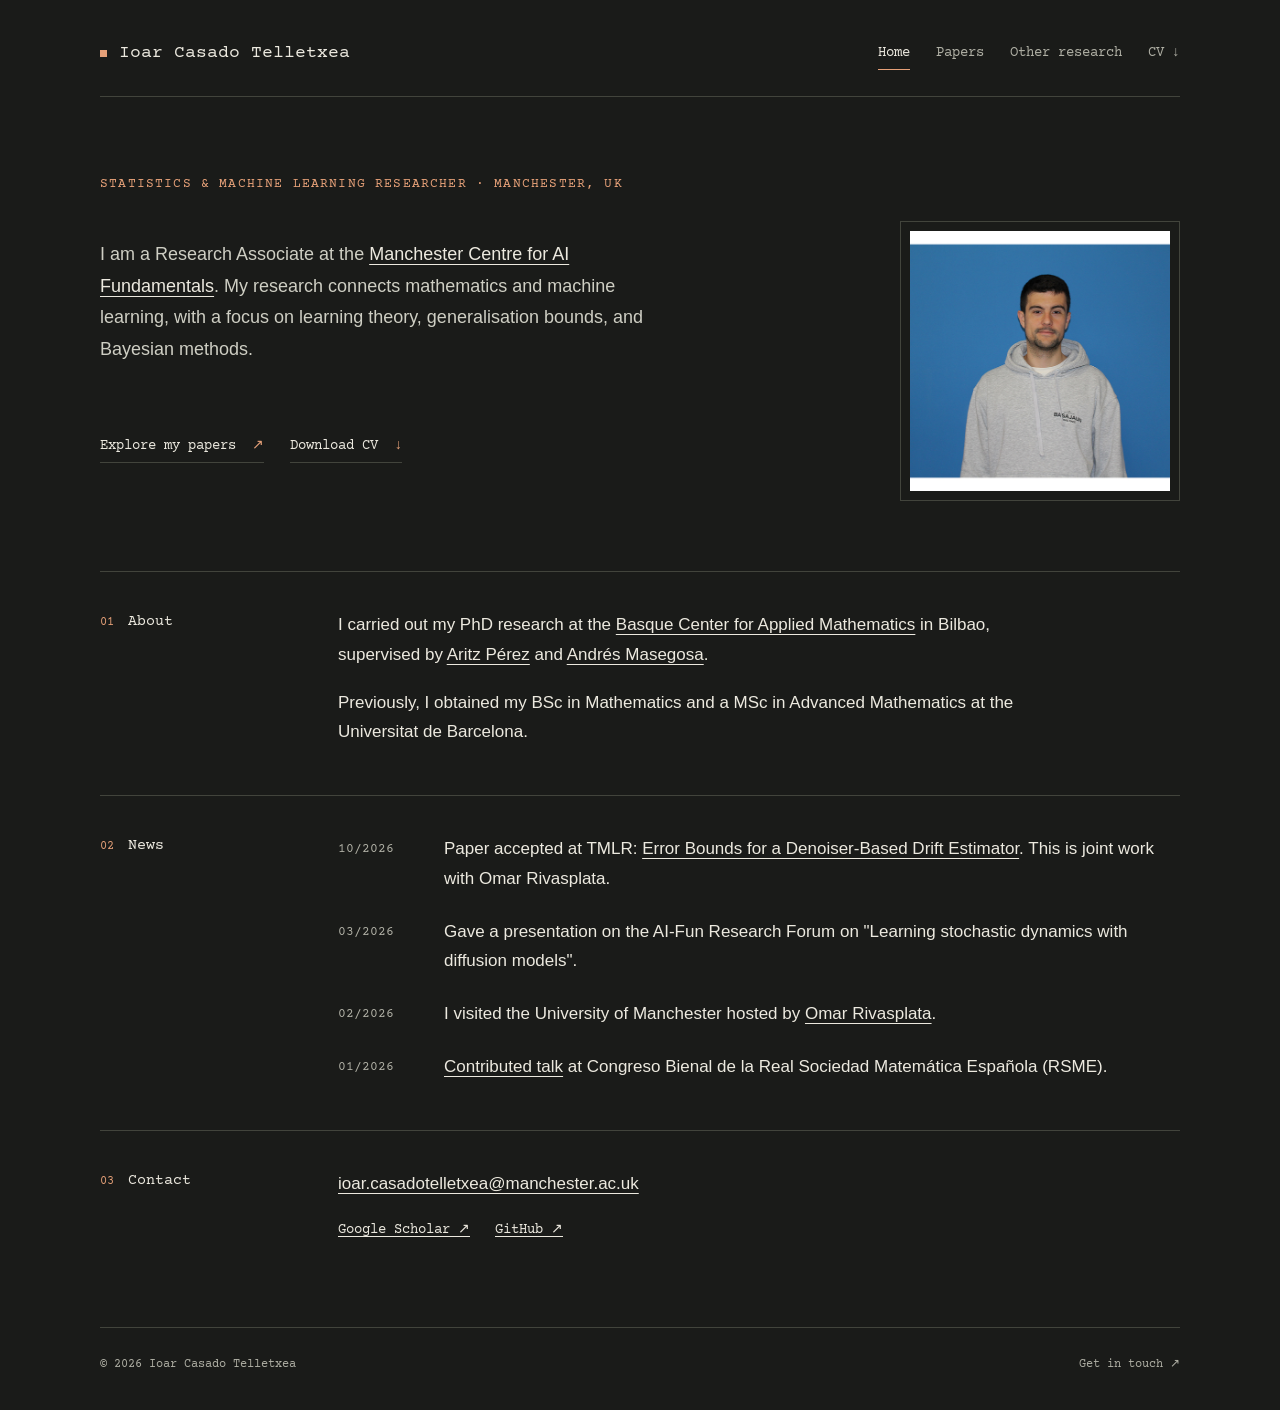
<file: index.html>
<!DOCTYPE html>
<html lang="en">
<head>
  <meta charset="UTF-8">
  <meta name="viewport" content="width=device-width, initial-scale=1">
  <meta name="color-scheme" content="dark">
  <meta name="description" content="Researcher in mathematics, statistics and machine learning at the Manchester Centre for AI Fundamentals.">
  <meta name="theme-color" content="#1a1b19">
  <link rel="icon" href="assets/favicon.svg" type="image/svg+xml">
  <link rel="preload" href="assets/fonts/CourierPrime-Regular.ttf" as="font" type="font/ttf" crossorigin>
  <link rel="stylesheet" href="css/main.css">
</head>
<body>
  <a class="skip-link" href="#content">Skip to content</a>
  <header class="site-header">
    <div class="container header-inner">
      <a class="brand" href="index.html">Ioar Casado Telletxea</a>
      <nav class="nav" aria-label="Primary"><a href="index.html" aria-current="page">Home</a>
<a href="research/index.html">Papers</a>
<a href="other-research-interests/index.html">Other research</a>
<a href="assets/ioar-casado-cv.pdf" download="Ioar-Casado-Telletxea-CV.pdf" aria-label="Download CV (PDF)">CV <span aria-hidden="true">↓</span></a></nav>
    </div>
  </header>
  <main id="content" class="container">
    <section class="hero" aria-labelledby="intro-title">
      <div class="hero-text">
        <p class="eyebrow">Statistics & Machine Learning Researcher · Manchester, UK</p>
        <p>I am a Research Associate at the <a href="https://www.ai-fun.manchester.ac.uk/">Manchester Centre for AI Fundamentals</a>. My research connects mathematics and machine learning, with a focus on learning theory, generalisation bounds, and Bayesian methods.</p>
        <div class="hero-actions">
          <a class="text-link" href="research/index.html">Explore my papers <span aria-hidden="true">↗</span></a>
          <a class="text-link" href="assets/ioar-casado-cv.pdf" download="Ioar-Casado-Telletxea-CV.pdf">Download CV <span aria-hidden="true">↓</span></a>
        </div>
      </div>
      <figure class="hero-media">
        <div class="portrait-frame"><img class="profile-pic" src="icasado.jpg" alt="Portrait of Ioar Casado Telletxea" fetchpriority="high" decoding="async"></div>
      </figure>
    </section>
    <section class="section" aria-labelledby="about-title">
      <h2 class="section-label" id="about-title"><span>01</span> About</h2>
      <div class="section-content">
        <p>I carried out my PhD research at the <a href="https://www.bcamath.org/en/">Basque Center for Applied Mathematics</a> in Bilbao, supervised by <a href="https://scholar.google.com/citations?user=F6BMpa0AAAAJ&amp;hl=en&amp;oi=ao">Aritz Pérez</a> and <a href="https://andresmasegosa.github.io/">Andrés Masegosa</a>.</p>
        <p>Previously, I obtained my BSc in Mathematics and a MSc in Advanced Mathematics at the Universitat de Barcelona.</p>
      </div>
    </section>
    <section class="section" aria-labelledby="news-title">
      <h2 class="section-label" id="news-title"><span>02</span> News</h2>
      <div class="section-content"><ul class="news">
            <li><span class="date">10/2026</span><div> Paper accepted at TMLR:
            <a href="https://openreview.net/pdf?id=cyHG8JSTGe" target="_blank" rel="noopener noreferrer">
            Error Bounds for a Denoiser-Based Drift Estimator</a>. This is joint work with Omar Rivasplata.
            </div></li>
            <li><span class="date">03/2026</span><div> Gave a presentation on the AI-Fun Research Forum on "Learning stochastic dynamics with diffusion models".
            </div></li>
            <li><span class="date">02/2026</span><div> I visited the University of Manchester hosted by
            <a href="https://personalpages.manchester.ac.uk/staff/omar.rivasplata/" target="_blank" rel="noopener noreferrer">
            Omar Rivasplata</a>.</div></li>
            <li><span class="date">01/2026</span><div>  <a href="https://2026.bienalrsme.com/sites/default/files/charlas/7_Casado_I.pdf" target="_blank" rel="noopener noreferrer">
            Contributed talk</a> at Congreso Bienal de la Real Sociedad Matemática Española (RSME).</div></li>
        </ul></div>
    </section>
    <section class="section" aria-labelledby="contact-title">
      <h2 class="section-label" id="contact-title"><span>03</span> Contact</h2>
      <div class="section-content">
        <a class="contact-email" href="mailto:ioar.casadotelletxea@manchester.ac.uk">ioar.casadotelletxea@manchester.ac.uk</a>
        <div class="contact-links">
          <a href="https://scholar.google.com/citations?user=47XMQw0AAAAJ&amp;hl=en&amp;oi=ao">Google Scholar ↗</a>
          <a href="https://github.com/icasado-telletxea">GitHub ↗</a>
        </div>
      </div>
    </section>
</main>
  <footer class="site-footer">
    <div class="container footer-inner">
      <p>© <span id="year">2026</span> Ioar Casado Telletxea</p>
      <a href="mailto:ioar.casadotelletxea@manchester.ac.uk">Get in touch <span aria-hidden="true">↗</span></a>
    </div>
  </footer>
  <script>document.getElementById('year').textContent = new Date().getFullYear();</script>
  <script data-goatcounter="https://icasado.goatcounter.com/count" async src="https://gc.zgo.at/count.js"></script>
</body>
</html>
</file>
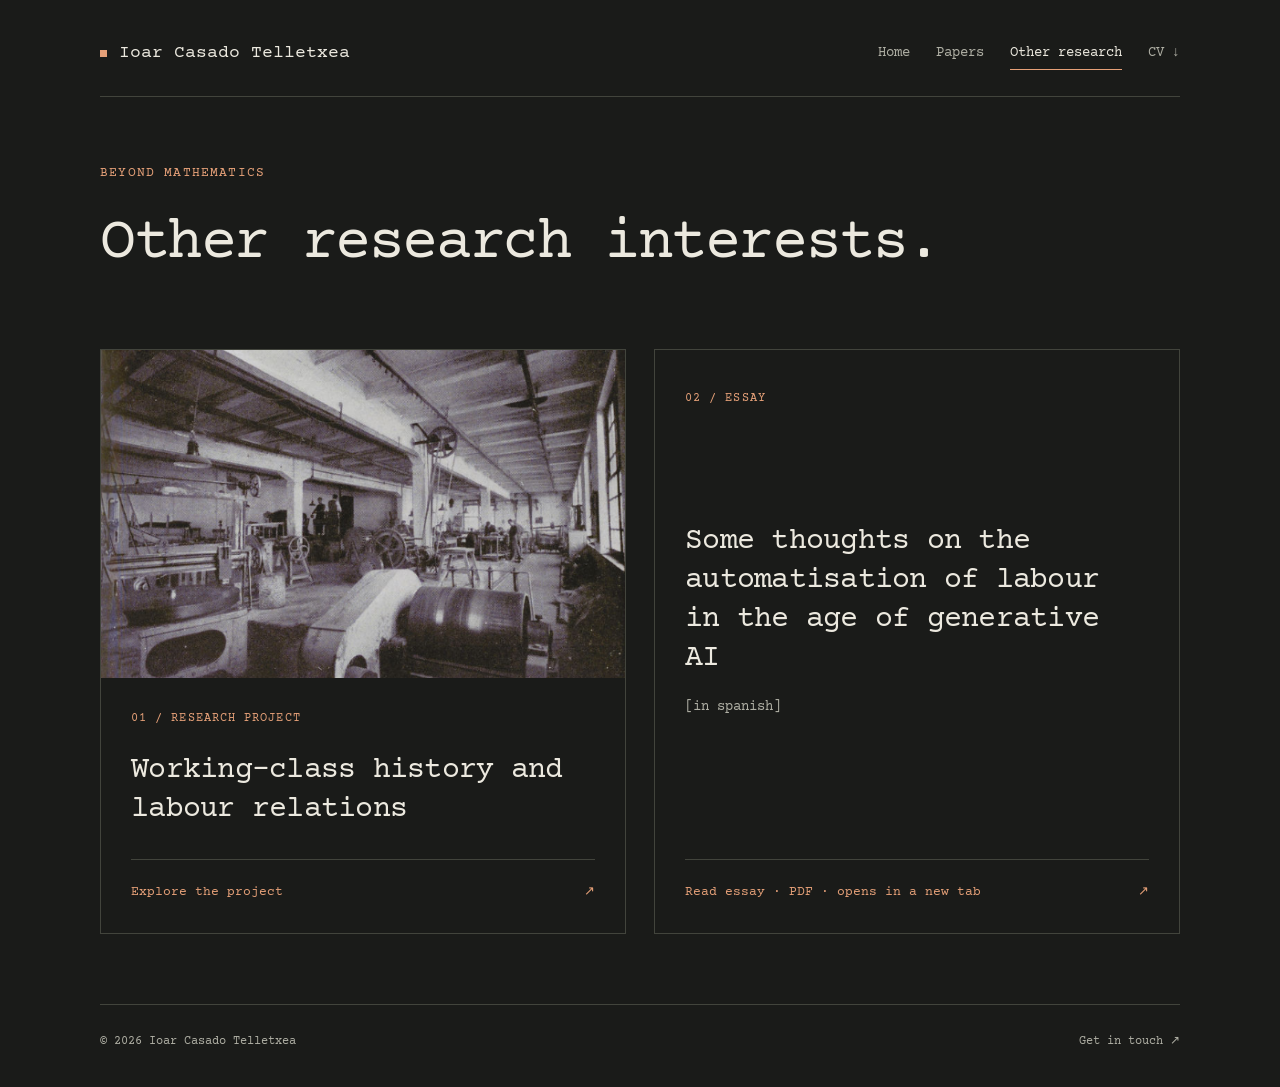
<file: other-research-interests/index.html>
<!DOCTYPE html>
<html lang="en">
<head>
  <meta charset="UTF-8">
  <meta name="viewport" content="width=device-width, initial-scale=1">
  <meta name="color-scheme" content="dark">
  <meta name="description" content="Research on working-class history and labour relations, and an essay on the automatisation of labour in the age of generative AI.">
  <meta name="theme-color" content="#1a1b19">
  <title>Other research interests | Ioar Casado Telletxea</title>
  <link rel="icon" href="../assets/favicon.svg" type="image/svg+xml">
  <link rel="preload" href="../assets/fonts/CourierPrime-Regular.ttf" as="font" type="font/ttf" crossorigin>
  <link rel="stylesheet" href="../css/main.css">

  <style>
    .page-intro {
      max-width: none;
    }

    .interest-grid {
      display: grid;
      grid-template-columns: repeat(2, minmax(0, 1fr));
      gap: 28px;
      margin: 0 0 70px;
    }

    .interest-panel {
      display: flex;
      flex-direction: column;
      min-width: 0;
      min-height: 470px;
      border: 1px solid var(--rule);
      color: var(--text);
      text-decoration: none;
      transition: border-color 160ms ease, background-color 160ms ease;
    }

    .interest-panel:hover {
      border-color: var(--accent);
      background-color: rgba(229, 160, 120, 0.035);
      color: var(--text);
    }

    .interest-panel:focus-visible {
      outline: 2px solid var(--accent);
      outline-offset: 5px;
    }

    .interest-panel img {
      display: block;
      width: 100%;
      aspect-ratio: 16 / 10;
      object-fit: cover;
    }

    .interest-panel-content {
      display: flex;
      flex: 1;
      flex-direction: column;
      align-items: flex-start;
      padding: 30px;
    }

    .interest-panel .eyebrow {
      margin: 0 0 22px;
      font-size: 12px;
    }

    .interest-panel h2 {
      margin: 0 0 30px;
      font-size: clamp(24px, 2.5vw, 30px);
      line-height: 1.3;
      letter-spacing: -0.025em;
    }

    .interest-panel-action {
      display: flex;
      align-items: center;
      justify-content: space-between;
      gap: 16px;
      width: 100%;
      margin-top: auto;
      padding-top: 22px;
      border-top: 1px solid var(--rule);
      color: var(--accent);
      font: 13px/1.6 var(--mono);
    }

    .interest-panel-essay .interest-panel-content {
      padding-top: 38px;
    }

    .interest-panel-essay h2 {
      margin-top: auto;
      margin-bottom: 50px;
    }

    .interest-panel-language {
      display: block;
      margin-top: 18px;
      color: var(--muted);
      font: 14px/1.6 var(--mono);
      letter-spacing: normal;
    }

    @media (max-width: 700px) {
      .interest-grid {
        grid-template-columns: minmax(0, 1fr);
        gap: 24px;
        margin-bottom: 40px;
      }

      .interest-panel {
        min-height: 0;
      }

      .interest-panel-content {
        padding: 26px;
      }

      .interest-panel-essay .interest-panel-content {
        min-height: 340px;
        padding-top: 28px;
      }

      .interest-panel-essay h2 {
        margin-top: 12px;
        margin-bottom: 32px;
      }
    }

    @media (prefers-reduced-motion: reduce) {
      .interest-panel {
        transition: none;
      }
    }
  </style>
</head>
<body>
  <a class="skip-link" href="#content">Skip to content</a>
<header class="site-header">
    <div class="container header-inner">
      <a class="brand" href="../index.html">Ioar Casado Telletxea</a>
      <nav class="nav" aria-label="Primary"><a href="../index.html">Home</a>
<a href="../research/index.html">Papers</a>
<a href="../other-research-interests/index.html" aria-current="page">Other research</a>
<a href="../assets/ioar-casado-cv.pdf" download="Ioar-Casado-Telletxea-CV.pdf" aria-label="Download CV (PDF)">CV <span aria-hidden="true">↓</span></a></nav>
    </div>
  </header>

  <main id="content" class="container">
    <div class="page-intro">
      <p class="eyebrow">Beyond mathematics</p>
      <h1>Other research interests.</h1>
    </div>

    <div class="interest-grid">
      <a class="interest-panel"
         href="working-class-history.html"
         aria-labelledby="history-panel-title">
        <img src="Piel_1954_1.png"
             width="574" height="406"
             alt="Historical photograph of a tannery workshop with industrial machinery.">
        <div class="interest-panel-content">
          <p class="eyebrow">01 / Research project</p>
          <h2 id="history-panel-title">Working-class history and labour relations</h2>
          <span class="interest-panel-action">
            <span>Explore the project</span>
            <span aria-hidden="true">↗</span>
          </span>
        </div>
      </a>

      <a class="interest-panel interest-panel-essay"
         href="Matema%CC%81ticas-IA.pdf"
         target="_blank"
         rel="noopener noreferrer"
         aria-labelledby="essay-panel-title"
         aria-describedby="essay-panel-action">
        <div class="interest-panel-content">
          <p class="eyebrow">02 / Essay</p>
          <h2 id="essay-panel-title">
            Some thoughts on the automatisation of labour in the age of generative AI
            <span class="interest-panel-language">[in spanish]</span>
          </h2>
          <span class="interest-panel-action" id="essay-panel-action">
            <span>Read essay · PDF · opens in a new tab</span>
            <span aria-hidden="true">↗</span>
          </span>
        </div>
      </a>
    </div>
  </main>

<footer class="site-footer">
    <div class="container footer-inner">
      <p>© <span id="year">2026</span> Ioar Casado Telletxea</p>
      <a href="mailto:ioar.casadotelletxea@manchester.ac.uk">Get in touch <span aria-hidden="true">↗</span></a>
    </div>
  </footer>
  <script>
    document.getElementById('year').textContent = new Date().getFullYear();
  </script>
  <script data-goatcounter="https://icasado.goatcounter.com/count"
          async src="https://gc.zgo.at/count.js"></script>
</body>
</html>
</file>
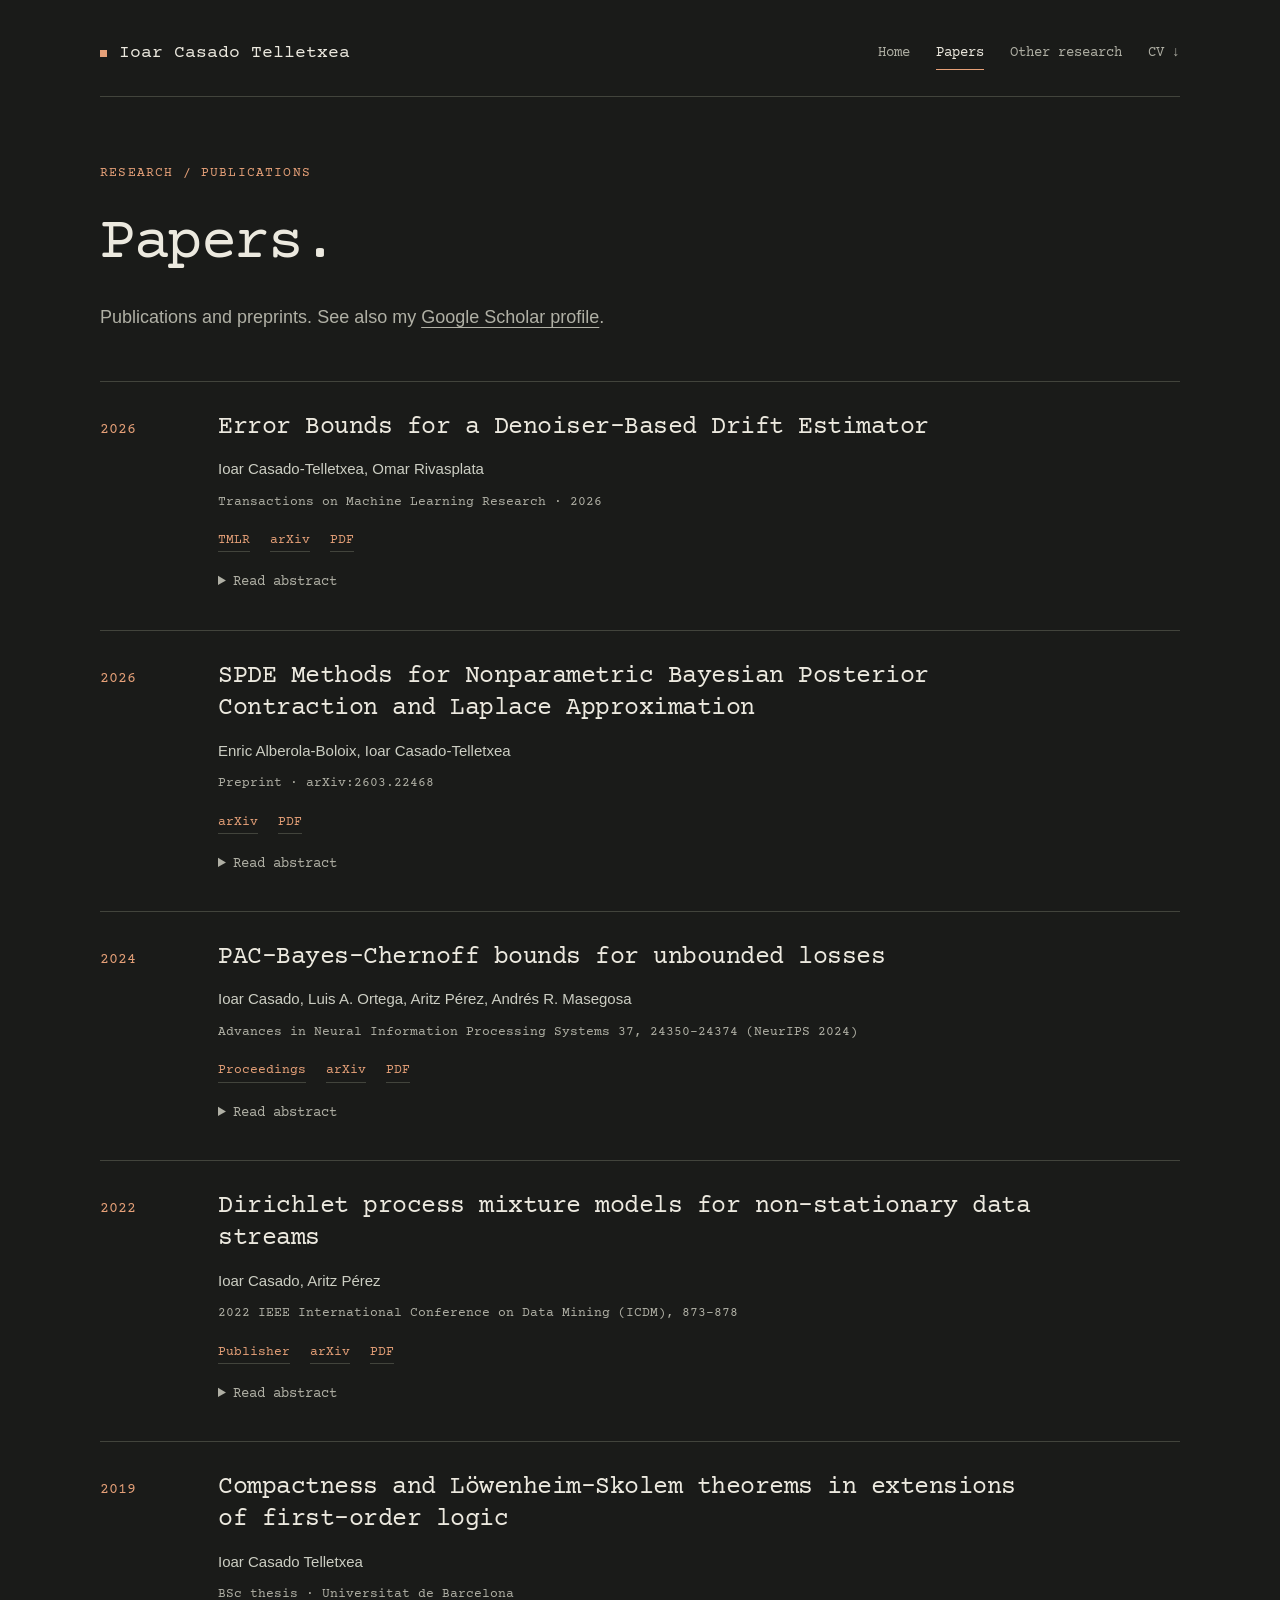
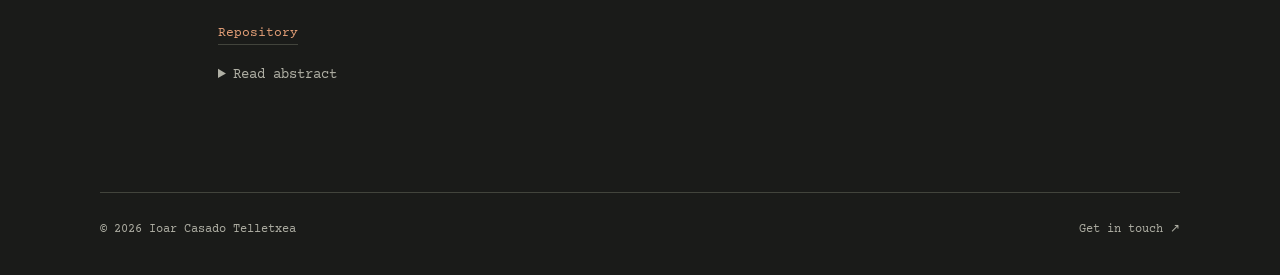
<file: research/index.html>
<!DOCTYPE html>
<html lang="en">
<head>
  <meta charset="UTF-8">
  <meta name="viewport" content="width=device-width, initial-scale=1">
  <meta name="color-scheme" content="dark">
  <meta name="description" content="Publications and preprints by Ioar Casado Telletxea, with abstracts and links.">
  <meta name="theme-color" content="#1a1b19">
  <title>Papers | Ioar Casado Telletxea</title>
  <link rel="icon" href="../assets/favicon.svg" type="image/svg+xml">
  <link rel="preload" href="../assets/fonts/CourierPrime-Regular.ttf" as="font" type="font/ttf" crossorigin>
  <link rel="stylesheet" href="../css/main.css">
</head>
<body>
  <a class="skip-link" href="#content">Skip to content</a>
  <header class="site-header">
    <div class="container header-inner">
      <a class="brand" href="../index.html">Ioar Casado Telletxea</a>
      <nav class="nav" aria-label="Primary"><a href="../index.html">Home</a>
<a href="../research/index.html" aria-current="page">Papers</a>
<a href="../other-research-interests/index.html">Other research</a>
<a href="../assets/ioar-casado-cv.pdf" download="Ioar-Casado-Telletxea-CV.pdf" aria-label="Download CV (PDF)">CV <span aria-hidden="true">↓</span></a></nav>
    </div>
  </header>
  <main id="content" class="container"><div class="page-intro"><p class="eyebrow">Research / Publications</p><h1>Papers<span>.</span></h1><p>Publications and preprints. See also my <a href="https://scholar.google.com/citations?user=47XMQw0AAAAJ&amp;hl=en&amp;sortby=pubdate">Google Scholar profile</a>.</p></div><ol class="paper-list" aria-label="Papers, newest first"><li class="paper"><p class="paper-year">2026</p><div>

        <h2 class="publication-title">Error Bounds for a Denoiser-Based Drift Estimator</h2>
        <p class="paper-authors">Ioar Casado-Telletxea, Omar Rivasplata</p>
        <p class="paper-venue">Transactions on Machine Learning Research · 2026</p>
        <p class="paper-links"><a href="https://openreview.net/pdf?id=cyHG8JSTGe">TMLR</a> <a href="https://arxiv.org/abs/2606.02115" target="_blank" rel="noopener noreferrer">arXiv</a> <a href="https://arxiv.org/pdf/2606.02115" target="_blank" rel="noopener noreferrer">PDF</a></p>

      <details class="abstract"><summary>Read abstract</summary><p class="paper-abstract">Parameter estimation in stochastic differential equations is a classical statistical problem of much importance in many scientific fields. Recent work of Tapia Costa et al. (2026) introduced a novel technique for estimating the drift when the diffusion parameter is known, using discrete samples from multiple trajectories. Their method treats drift estimation as a denoising problem, and leverages tools from (conditional) score-matching diffusion models. Although their experiments showed promising results across different drift classes, the question of theoretical guarantees for their estimator was left unanswered. In this note, we address this gap by exploiting techniques from diffusion model theory. More concretely, we derive an explicit risk bound for the time-averaged mean-squared error of said drift estimator. Our bound decomposes the risk into the (i) Euler-Maruyama discretization, (ii) score/denoiser approximation, (iii) noise initialization, and (iv) sampling variance, revealing the trade-offs between the different hyperparameters and sources of error in the estimator.</p></details></div></li><li class="paper"><p class="paper-year">2026</p><div>

        <h2 class="publication-title">SPDE Methods for Nonparametric Bayesian Posterior Contraction and Laplace Approximation</h2>
        <p class="paper-authors">Enric Alberola-Boloix, Ioar Casado-Telletxea</p>
        <p class="paper-venue">Preprint · arXiv:2603.22468</p>
        <p class="paper-links"><a href="https://arxiv.org/abs/2603.22468" target="_blank" rel="noopener noreferrer">arXiv</a> <a href="https://arxiv.org/pdf/2603.22468" target="_blank" rel="noopener noreferrer">PDF</a></p>

      <details class="abstract"><summary>Read abstract</summary><p class="paper-abstract">We derive posterior contraction rates (PCRs) and finite-sample Bernstein von Mises (BvM) results for non-parametric Bayesian models by extending the diffusion-based framework of Mou et al. (2024) to the infinite-dimensional setting. The posterior is represented as the invariant measure of a Langevin stochastic partial differential equation (SPDE) on a separable Hilbert space, which allows us to control posterior moments and obtain non-asymptotic concentration rates in Hilbert norms under various likelihood curvature and regularity conditions. We also establish a quantitative Laplace approximation for the posterior. The theory is illustrated in a nonparametric linear Gaussian inverse problem.</p></details></div></li><li class="paper"><p class="paper-year">2024</p><div>

        <h2 class="publication-title">PAC-Bayes-Chernoff bounds for unbounded losses</h2>
        <p class="paper-authors">Ioar Casado, Luis A. Ortega, Aritz Pérez, Andrés R. Masegosa</p>
        <p class="paper-venue">Advances in Neural Information Processing Systems 37, 24350–24374 (NeurIPS 2024)</p>
        <p class="paper-links"><a href="https://proceedings.neurips.cc/paper_files/paper/2024/hash/2b567c9aa100a8edcd13607a91ed3022-Abstract-Conference.html" target="_blank" rel="noopener noreferrer">Proceedings</a> <a href="https://arxiv.org/abs/2401.01148" target="_blank" rel="noopener noreferrer">arXiv</a> <a href="https://arxiv.org/pdf/2401.01148" target="_blank" rel="noopener noreferrer">PDF</a></p>

      <details class="abstract"><summary>Read abstract</summary><p class="paper-abstract">We introduce a new PAC-Bayes oracle bound for unbounded losses that extends Cramér-Chernoff bounds to the PAC-Bayesian setting. The proof technique relies on controlling the tails of certain random variables involving the Cramér transform of the loss. Our approach naturally leverages properties of Cramér-Chernoff bounds, such as exact optimization of the free parameter in many PAC-Bayes bounds. We highlight several applications of the main theorem. Firstly, we show that our bound recovers and generalizes previous results. Additionally, our approach allows working with richer assumptions that result in more informative and potentially tighter bounds. In this direction, we provide a general bound under a new model-dependent assumption from which we obtain bounds based on parameter norms and log-Sobolev inequalities. Notably, many of these bounds can be minimized to obtain distributions beyond the Gibbs posterior and provide novel theoretical coverage to existing regularization techniques.</p></details></div></li><li class="paper"><p class="paper-year">2022</p><div>

        <h2 class="publication-title">Dirichlet process mixture models for non-stationary data streams</h2>
        <p class="paper-authors">Ioar Casado, Aritz Pérez</p>
        <p class="paper-venue">2022 IEEE International Conference on Data Mining (ICDM), 873–878</p>
        <p class="paper-links"><a href="https://doi.org/10.1109/ICDM54844.2022.00100" target="_blank" rel="noopener noreferrer">Publisher</a> <a href="https://arxiv.org/abs/2210.06872" target="_blank" rel="noopener noreferrer">arXiv</a> <a href="https://arxiv.org/pdf/2210.06872" target="_blank" rel="noopener noreferrer">PDF</a></p>

      <details class="abstract"><summary>Read abstract</summary><p class="paper-abstract">In recent years, we have seen a handful of work on inference algorithms over non-stationary data streams. Given their flexibility, Bayesian non-parametric models are a good candidate for these scenarios. However, reliable streaming inference under the concept drift phenomenon is still an open problem for these models. In this work, we propose a variational inference algorithm for Dirichlet process mixture models. Our proposal deals with the concept drift by including an exponential forgetting over the prior global parameters. Our algorithm allows to adapt the learned model to the concept drifts automatically. We perform experiments in both synthetic and real data, showing that the proposed model is competitive with the state-of-the-art algorithms in the density estimation problem, and it outperforms them in the clustering problem.</p></details></div></li><li class="paper"><p class="paper-year">2019</p><div>

        <h2 class="publication-title">Compactness and Löwenheim-Skolem theorems in extensions of first-order logic</h2>
        <p class="paper-authors">Ioar Casado Telletxea</p>
        <p class="paper-venue">BSc thesis · Universitat de Barcelona</p>
        <p class="paper-links"><a href="https://hdl.handle.net/2445/135558" target="_blank" rel="noopener noreferrer">Repository</a></p>

      <details class="abstract"><summary>Read abstract</summary><p class="paper-abstract">Lindström’s theorem characterizes first-order logic as the most expressive among those that satisfy the countable Compactness and downward Löwenheim-Skolem theorems. Given the importance of this results in model theory, Lindström’s theorem justifies, to some extent, the privileged position of first-order logic in contemporary mathematics. Even though Lindström’s theorem gives a negative answer to the problem of finding a proper extension of first-order logic satisfying the same model-theoretical properties, the study of these extensions has been of great importance during the second half of the XX. century: logicians were trying to find systems that kept a balance between expressive power and rich model-theoretical properties. The goal of this essay is to prove Lindström’s theorem, along with its prerequisites, and to give weaker versions of the Compactness and Löwenheim-Skolem theorems for the logic L(Q₁) (first-order logic with the quantifier &quot;there exist uncountably many&quot;), which we present as an example of extended logic with good model-theoretical properties.</p></details></div></li></ol></main>
  <footer class="site-footer">
    <div class="container footer-inner">
      <p>© <span id="year">2026</span> Ioar Casado Telletxea</p>
      <a href="mailto:ioar.casadotelletxea@manchester.ac.uk">Get in touch <span aria-hidden="true">↗</span></a>
    </div>
  </footer>
  <script>document.getElementById('year').textContent = new Date().getFullYear();</script>
  <script data-goatcounter="https://icasado.goatcounter.com/count" async src="https://gc.zgo.at/count.js"></script>
</body>
</html>
</file>
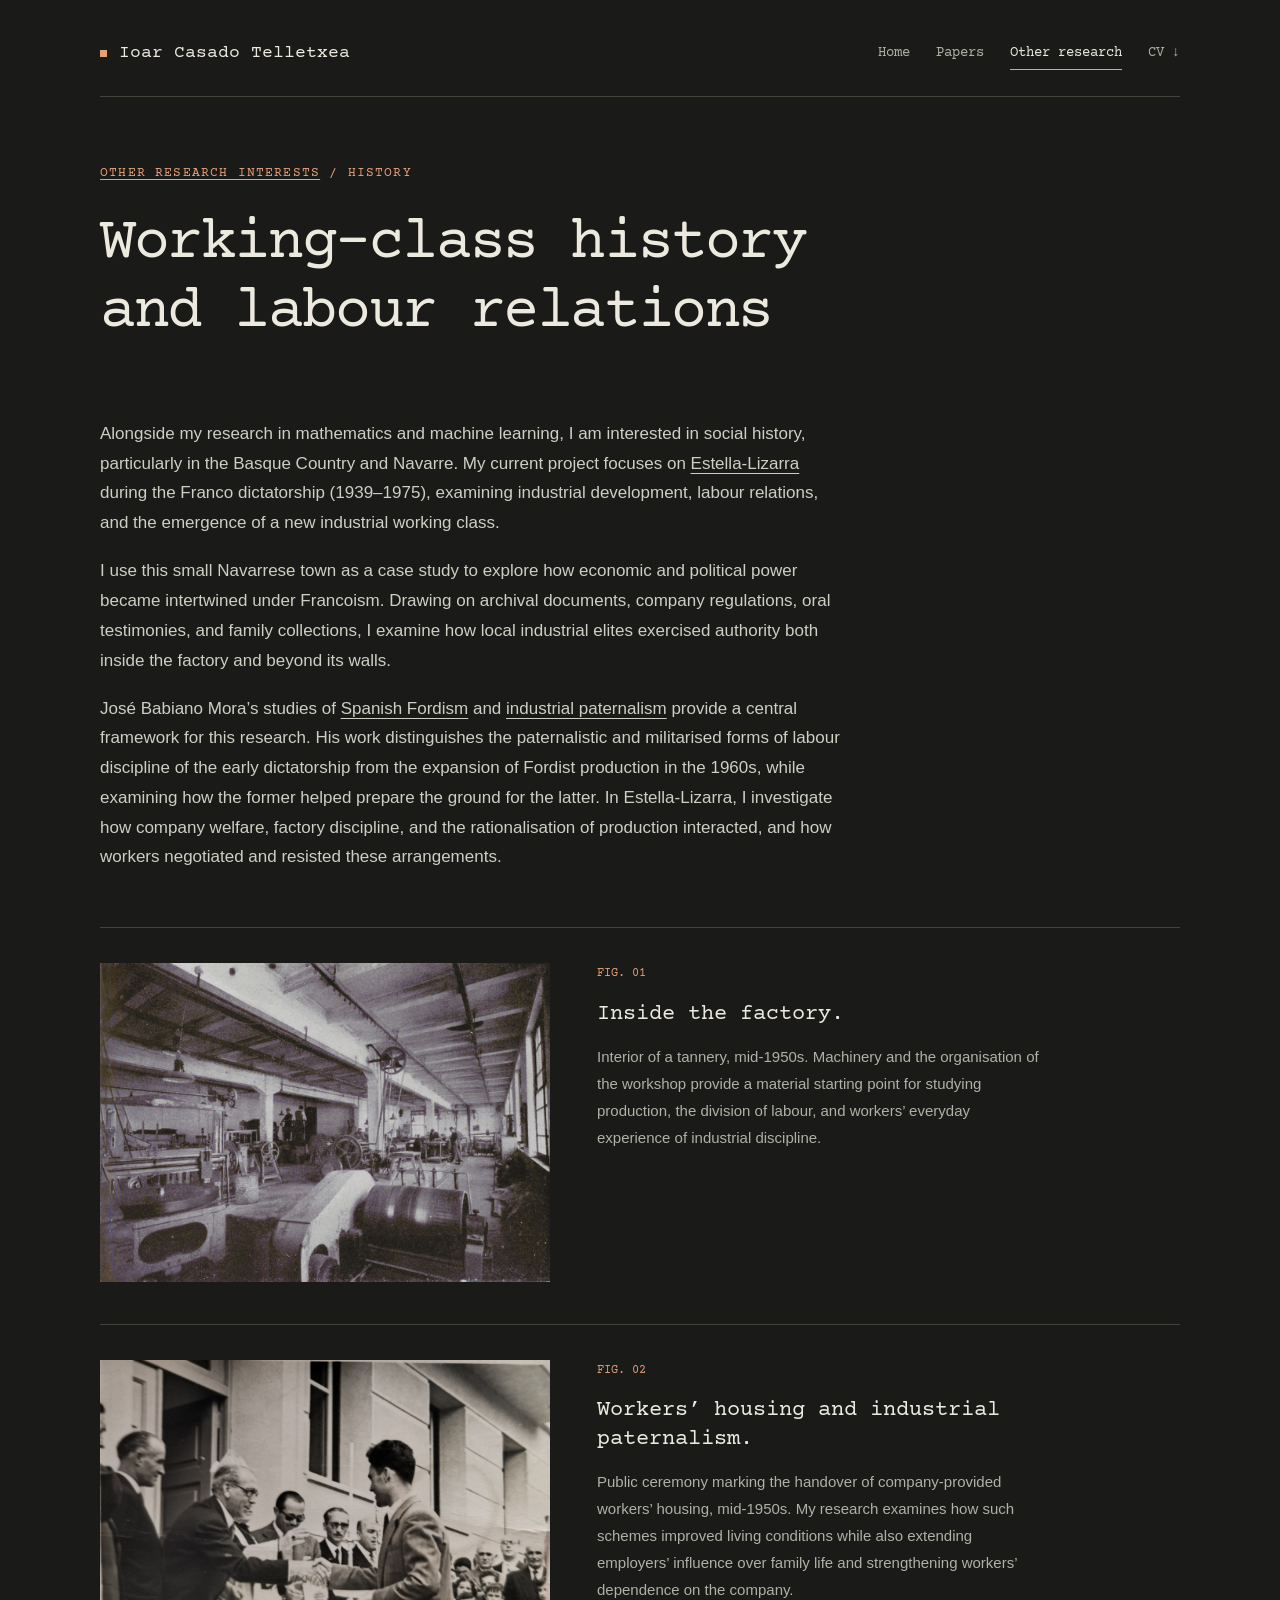
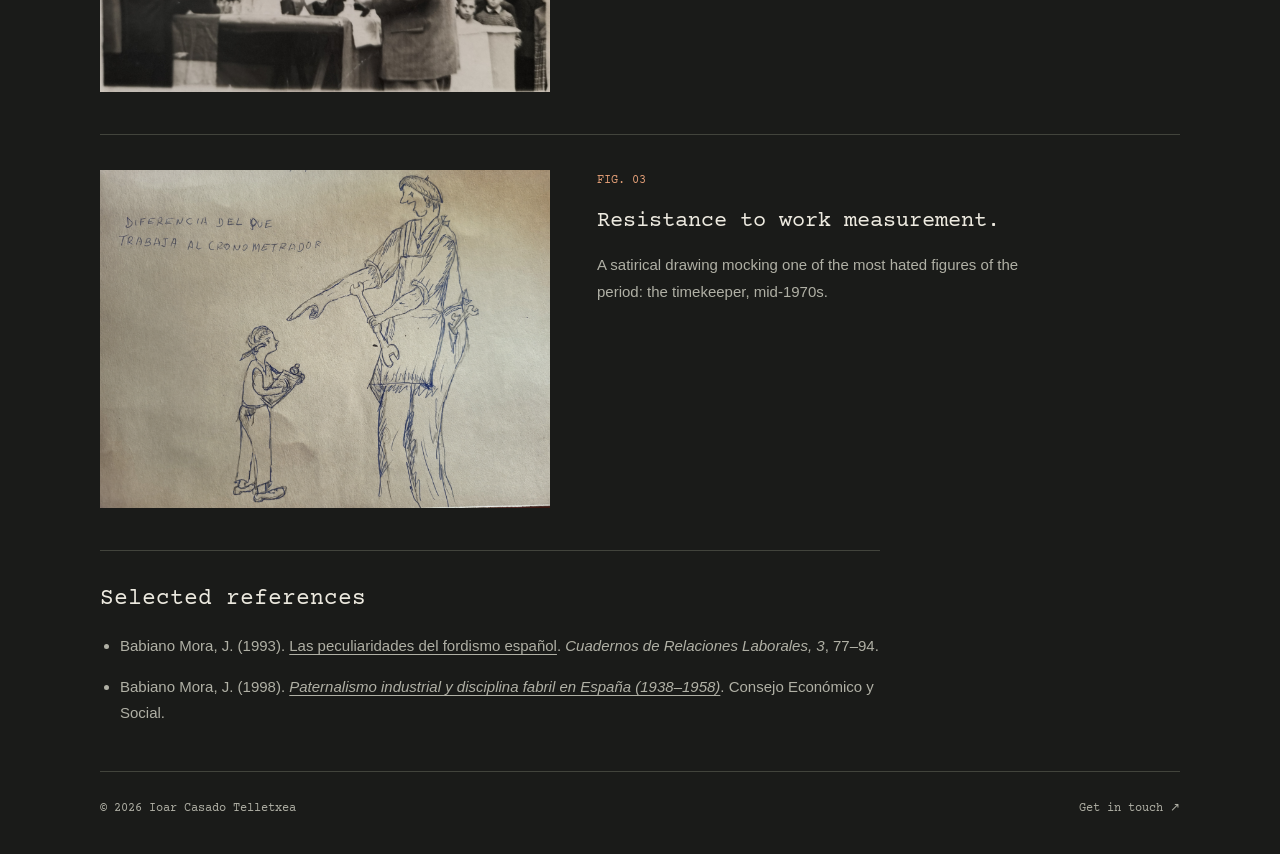
<file: other-research-interests/working-class-history.html>
<!DOCTYPE html>
<html lang="en">
<head>
  <meta charset="UTF-8">
  <meta name="viewport" content="width=device-width, initial-scale=1">
  <meta name="color-scheme" content="dark">
  <meta name="description" content="Working-class history and labour relations in Estella-Lizarra, Navarre, during the Franco dictatorship.">
  <meta name="theme-color" content="#1a1b19">
  <title>Other research interests | Ioar Casado Telletxea</title>
  <link rel="icon" href="../assets/favicon.svg" type="image/svg+xml">
  <link rel="preload" href="../assets/fonts/CourierPrime-Regular.ttf" as="font" type="font/ttf" crossorigin>
  <link rel="stylesheet" href="../css/main.css">
</head>
<body>
  <a class="skip-link" href="#content">Skip to content</a>
  <header class="site-header">
    <div class="container header-inner">
      <a class="brand" href="../index.html">Ioar Casado Telletxea</a>
      <nav class="nav" aria-label="Primary"><a href="../index.html">Home</a>
<a href="../research/index.html">Papers</a>
<a href="../other-research-interests/index.html" aria-current="page">Other research</a>
<a href="../assets/ioar-casado-cv.pdf" download="Ioar-Casado-Telletxea-CV.pdf" aria-label="Download CV (PDF)">CV <span aria-hidden="true">↓</span></a></nav>
    </div>
  </header>

  <main id="content" class="container">
    <div class="page-intro">
      <p class="eyebrow"><a href="index.html">Other research interests</a> / History</p>
      <h1 id="labour-history">Working-class history and labour relations</h1>
    </div>
    <section class="history-copy" aria-labelledby="labour-history">
  <p>
    Alongside my research in mathematics and machine learning, I am
    interested in social history, particularly in the Basque Country
    and Navarre. My current project focuses on
    <a href="https://en.wikipedia.org/wiki/Estella-Lizarra">Estella-Lizarra</a> during
    the Franco dictatorship (1939–1975), examining industrial development,
    labour relations, and the emergence of a new industrial working class.
  </p>
  <p>
    I use this small Navarrese town as a case study to explore how
    economic and political power became intertwined under Francoism.
    Drawing on archival documents, company regulations, oral testimonies,
    and family collections, I examine how local industrial elites
    exercised authority both inside the factory and beyond its walls.
  </p>
  <p>
    José Babiano Mora’s studies of
    <a href="#babiano-1993">Spanish Fordism</a> and
    <a href="#babiano-1998">industrial paternalism</a>
    provide a central framework for this research. His work distinguishes
    the paternalistic and militarised forms of labour discipline of the
    early dictatorship from the expansion of Fordist production in the
    1960s, while examining how the former helped prepare the ground for
    the latter. In Estella-Lizarra, I investigate how company welfare,
    factory discipline, and the rationalisation of production interacted,
    and how workers negotiated and resisted these arrangements.
  </p>

  </section><section class="archive" aria-label="Historical photographs and documents"><figure>
    <img
      src="Piel_1954_1.png"
      loading="lazy" alt="Interior of a tannery with industrial machinery and overhead belt drives."
    >
    <figcaption><span class="figure-number">FIG. 01</span>
      <strong>Inside the factory.</strong>
      Interior of a tannery, mid-1950s.
      Machinery and the organisation of the workshop provide a material
      starting point for studying production, the division of labour,
      and workers’ everyday experience of industrial discipline.
    </figcaption>
  </figure><figure>
    <img
      src="vivienda_koldo.jpg"
      loading="lazy" alt="Ceremony marking the handover of company-provided workers’ housing."
    >
    <figcaption><span class="figure-number">FIG. 02</span>
      <strong>Workers’ housing and industrial paternalism.</strong>
      Public ceremony marking the handover of company-provided workers’ housing, mid-1950s.
      My research examines how such schemes improved living conditions
      while also extending employers’ influence over family life and
      strengthening workers’ dependence on the company.
    </figcaption>
  </figure><figure>
    <img
      src="Restored 1970s Handwritten Protest Cartoon.png"
      loading="lazy" alt="Satirical drawing of a worker towering over a factory timekeeper."
    >
    <figcaption><span class="figure-number">FIG. 03</span>
      <strong>Resistance to work measurement.</strong>
      A satirical drawing mocking one of the most hated figures of the period: the timekeeper, mid-1970s.
    </figcaption>
  </figure></section><section class="references" aria-labelledby="reference-title"><h2 id="reference-title">Selected references</h2>
  <ul>
    <li id="babiano-1993">
      Babiano Mora, J. (1993).
      <a href="https://revistas.ucm.es/index.php/CRLA/article/view/CRLA9393220077A">
        Las peculiaridades del fordismo español</a>.
      <em>Cuadernos de Relaciones Laborales, 3</em>, 77–94.
    </li>
    <li id="babiano-1998">
      Babiano Mora, J. (1998).
      <a href="https://dialnet.unirioja.es/servlet/libro?codigo=163013">
        <em>Paternalismo industrial y disciplina fabril en España
        (1938–1958)</em></a>.
      Consejo Económico y Social.
    </li>
  </ul>
</section></main>
  <footer class="site-footer">
    <div class="container footer-inner">
      <p>© <span id="year">2026</span> Ioar Casado Telletxea</p>
      <a href="mailto:ioar.casadotelletxea@manchester.ac.uk">Get in touch <span aria-hidden="true">↗</span></a>
    </div>
  </footer>
  <script>document.getElementById('year').textContent = new Date().getFullYear();</script>
  <script data-goatcounter="https://icasado.goatcounter.com/count" async src="https://gc.zgo.at/count.js"></script>
</body>
</html>
</file>
<file: css/main.css>
@font-face {
  font-family:Courier Prime;
  src:url('../assets/fonts/CourierPrime-Regular.ttf') format('truetype');
  font-weight:400;
  font-display:swap;
}

@font-face {
  font-family:Courier Prime;
  src:url('../assets/fonts/CourierPrime-Bold.ttf') format('truetype');
  font-weight:700;
  font-display:swap;
}

:root {
  color-scheme:dark;
  --bg:#1a1b19;
  --text:#ece9df;
  --muted:#b0b0a5;
  --rule:#42443c;
  --accent:#e5a078;
  --mono:'Courier Prime','Courier New',monospace;
}

*,*::before,*::after {
  box-sizing:border-box;
}

html {
  scroll-behavior:smooth;
  scroll-padding-top:2rem;
  -webkit-text-size-adjust:100%;
}

body {
  margin:0;
  background:var(--bg);
  color:var(--text);
  font:17px/1.75 Arial,Helvetica,sans-serif;
}

::selection {
  background:var(--accent);
  color:var(--bg);
}

a {
  color:inherit;
  text-decoration-thickness:1px;
  text-underline-offset:.22em;
  transition:color .15s;
}

a:hover {
  color:var(--accent);
}

a:focus-visible,summary:focus-visible {
  outline:2px solid var(--accent);
  outline-offset:6px;
}

img {
  display:block;
  max-width:100%;
  height:auto;
}

h1,h2,h3,p,figure {
  margin:0;
}

h1,h2,h3 {
  font-family:var(--mono);
  font-weight:400;
  line-height:1.16;
}

p+p {
  margin-top:1.15rem;
}

.container {
  width:min(1080px,calc(100% - 96px));
  margin-inline:auto;
}

.site-header {
  padding:38px 0 0;
}

.header-inner {
  display:flex;
  justify-content:space-between;
  align-items:center;
  gap:26px;
  border-bottom:1px solid var(--rule);
  padding-bottom:27px;
}

.brand {
  font:18px/1.35 var(--mono);
  text-decoration:none;
  display:flex;
  align-items:center;
  gap:12px;
}

.brand::before {
  content:'';
  width:7px;
  height:7px;
  background:var(--accent);
  flex:none;
}

.nav {
  display:flex;
  gap:26px;
  flex-wrap:wrap;
  font:14px/1.5 var(--mono);
}

.nav a {
  color:var(--muted);
  padding:5px 0;
  text-decoration:none;
}

.nav a:hover,.nav a[aria-current=page] {
  color:var(--text);
}

.nav a[aria-current=page] {
  box-shadow:0 1px var(--accent);
}

.skip-link {
  position:absolute;
  top:-100px;
  left:24px;
  padding:8px 16px;
  background:var(--text);
  color:var(--bg);
  z-index:5;
}

.skip-link:focus {
  top:12px;
}

.eyebrow,.section-label,.date,.paper-year,.paper-venue,.figure-number,.footer-inner,.text-link {
  font-family:var(--mono);
}

.eyebrow {
  color:var(--accent);
  font-size:13px;
  letter-spacing:.09em;
  text-transform:uppercase;
  margin-bottom:25px;
}

.hero {
  display:grid;
  grid-template-columns:minmax(0,1fr) 280px;
  gap:90px;
  align-items:start;
  padding:76px 0 70px;
}

.hero h1 {
  font-size:clamp(42px,5.3vw,66px);
  letter-spacing:-.045em;
  margin-bottom:30px;
}

.hero h1 span {
  color:var(--accent);
}

.hero-text>p:not(.eyebrow) {
  max-width:570px;
  font-size:18px;
  color:#cecec3;
}

.hero-text a {
  color:var(--text);
}

.hero-media {
  margin-top:43px;
}

.portrait-frame {
  border:1px solid var(--rule);
  padding:9px;
}

.profile-pic {
  width:100%;
  aspect-ratio:1;
  object-fit:cover;
  filter:grayscale(1);
}

.portrait-caption {
  font:12px/1.6 var(--mono);
  color:var(--muted);
  margin-top:14px;
}

.hero-actions {
  display:flex;
  gap:26px;
  margin-top:31px;
  flex-wrap:wrap;
}

.text-link {
  font-size:14px;
  text-decoration:none;
  border-bottom:1px solid var(--rule);
  padding-bottom:4px;
  display:inline-block;
}

.text-link span {
  color:var(--accent);
  margin-left:8px;
}

.section {
  border-top:1px solid var(--rule);
  padding:38px 0 48px;
  display:grid;
  grid-template-columns:200px minmax(0,1fr);
  gap:38px;
}

.section-label {
  font-size:15px;
  line-height:1.6;
  display:flex;
  gap:14px;
  align-items:baseline;
}

.section-label span {
  color:var(--accent);
  font-size:12px;
}

.section-content {
  min-width:0;
}

.section-content>p {
  max-width:710px;
}

.news {
  list-style:none;
  margin:0;
  padding:0;
}

.news li {
  display:grid;
  grid-template-columns:86px minmax(0,1fr);
  gap:20px;
  padding:0 0 23px;
}

.news li:last-child {
  padding-bottom:0;
}

.date {
  color:var(--muted);
  font-size:13px;
  padding-top:4px;
}

.contact-links {
  display:flex;
  gap:25px;
  flex-wrap:wrap;
  font:14px/1.8 var(--mono);
  margin-top:20px;
}

.contact-email {
  overflow-wrap:anywhere;
}

.page-intro {
  padding:65px 0 47px;
  max-width:800px;
}

.page-intro h1 {
  font-size:clamp(40px,6vw,60px);
  letter-spacing:-.04em;
  margin-bottom:23px;
}

.page-intro>p:not(.eyebrow) {
  max-width:680px;
  color:var(--muted);
  font-size:18px;
}

.paper-list {
  list-style:none;
  padding:0;
  margin:0 0 70px;
}

.paper {
  border-top:1px solid var(--rule);
  padding:30px 0 34px;
  display:grid;
  grid-template-columns:90px minmax(0,1fr);
  gap:28px;
}

.paper-year {
  color:var(--accent);
  font-size:15px;
  padding-top:5px;
}

.publication-title {
  font-size:25px;
  line-height:1.3;
  max-width:840px;
  letter-spacing:-.02em;
  margin-bottom:12px;
}

.paper-authors {
  color:#cccec3;
  font-size:15px;
  margin:0 0 8px;
}

.paper-venue {
  font-size:13px;
  color:var(--muted);
  margin:0 0 16px;
}

.paper-links {
  font:13px/1.7 var(--mono);
  color:var(--accent);
  margin:0 0 18px;
  display:flex;
  gap:20px;
  flex-wrap:wrap;
}

.paper-links a {
  text-decoration:none;
  border-bottom:1px solid var(--rule);
}

.abstract {
  max-width:800px;
}

.abstract summary {
  cursor:pointer;
  font:14px/1.8 var(--mono);
  color:var(--muted);
  width:fit-content;
}

.abstract summary:hover {
  color:var(--text);
}

.paper-abstract {
  font-size:16px;
  color:#cccec3;
  line-height:1.8;
  margin-top:14px;
}

.history-copy {
  max-width:740px;
}

.history-copy h2 {
  font-size:28px;
  margin-bottom:27px;
}

.history-copy p {
  color:#cecec3;
}

.archive {
  margin-top:55px;
}

.archive figure {
  border-top:1px solid var(--rule);
  padding:35px 0 42px;
  display:grid;
  grid-template-columns:minmax(0,450px) minmax(0,1fr);
  gap:47px;
  align-items:start;
}

.archive img {
  width:100%;
  height:auto;
}

.archive figcaption {
  color:var(--muted);
  font-size:15px;
  line-height:1.8;
  max-width:450px;
}

.figure-number {
  display:block;
  color:var(--accent);
  font-size:12px;
  margin-bottom:16px;
}

.archive figcaption strong {
  display:block;
  font:22px/1.3 var(--mono);
  color:var(--text);
  margin-bottom:14px;
}

.references {
  max-width:780px;
  border-top:1px solid var(--rule);
  padding:35px 0 10px;
}

.references h2 {
  font-size:23px;
  margin-bottom:20px;
}

.references ul {
  margin:0;
  padding-left:20px;
  font-size:15px;
  color:var(--muted);
}

.references li+li {
  margin-top:15px;
}

.site-footer {
  margin:35px 0 0;
}

.footer-inner {
  display:flex;
  justify-content:space-between;
  gap:24px;
  border-top:1px solid var(--rule);
  padding:26px 0 35px;
  color:var(--muted);
  font-size:12px;
}

.footer-inner a {
  text-decoration:none;
}

@media(min-width:1500px) {
  .container {
    width:min(1160px,calc(100% - 120px));
  }
  .hero {
    gap:120px;
    grid-template-columns:minmax(0,1fr) 300px;
  }
}

@media(max-width:900px) {
  .container {
    width:calc(100% - 56px);
  }
  .header-inner {
    align-items:flex-start;
    flex-direction:column;
    gap:18px;
  }
  .nav {
    gap:25px;
  }
  .hero {
    gap:38px;
    grid-template-columns:minmax(0,1fr) 220px;
    padding-top:56px;
  }
  .hero h1 {
    font-size:47px;
  }
  .section {
    grid-template-columns:150px minmax(0,1fr);
    gap:26px;
  }
  .archive figure {
    gap:30px;
    grid-template-columns:minmax(0,1.2fr) minmax(0,1fr);
  }
}

@media(max-width:600px) {
  body {
    font-size:16px;
  }
  .container {
    width:calc(100% - 40px);
  }
  .site-header {
    padding-top:24px;
  }
  .brand {
    font-size:16px;
  }
  .nav {
    gap:20px;
    font-size:13px;
    row-gap:12px;
  }
  .header-inner {
    padding-bottom:23px;
  }
  .hero {
    grid-template-columns:1fr;
    gap:30px;
    padding:42px 0;
  }
  .hero h1 {
    font-size:clamp(34px,11vw,43px);
  }
  .hero-text>p:not(.eyebrow) {
    font-size:17px;
  }
  .eyebrow {
    font-size:11px;
    margin-bottom:21px;
  }
  .hero-media {
    margin:0;
    display:grid;
    grid-template-columns:130px minmax(0,1fr);
    gap:22px;
    align-items:end;
  }
  .portrait-caption {
    margin:0;
  }
  .section {
    display:block;
    padding:28px 0 34px;
  }
  .section-label {
    margin-bottom:25px;
  }
  .news li {
    grid-template-columns:65px minmax(0,1fr);
    gap:16px;
  }
  .date {
    font-size:12px;
  }
  .page-intro {
    padding:42px 0 32px;
  }
  .page-intro h1 {
    font-size:clamp(32px,10.8vw,42px);
  }
  .page-intro>p:not(.eyebrow) {
    font-size:17px;
  }
  .paper {
    grid-template-columns:1fr;
    gap:12px;
    padding:25px 0;
  }
  .publication-title {
    font-size:23px;
  }
  .archive {
    margin-top:34px;
  }
  .archive figure {
    grid-template-columns:1fr;
    gap:23px;
    padding:28px 0 33px;
    max-width:450px;
    margin-inline:auto;
  }
  .archive figcaption strong {
    font-size:21px;
  }
  .figure-number {
    margin-bottom:10px;
  }
  .footer-inner {
    flex-direction:column;
    gap:10px;
  }
  .contact-links {
    gap:20px;
  }
  .hero-actions {
    gap:22px;
  }
}

@media(prefers-reduced-motion:reduce) {
  html {
    scroll-behavior:auto;
  }
  a {
    transition:none;
  }
}

/* Restore the photograph's original colours */
.profile-pic {
  filter: none;
}

/* Align the photograph with the introductory paragraph */
@media (min-width: 601px) {
  .hero {
    row-gap: 0;
  }

  .hero-text {
    display: contents;
  }

  .hero-text > .eyebrow {
    grid-column: 1 / -1;
    grid-row: 1;
  }

  .hero-text > h1 {
    grid-column: 1 / -1;
    grid-row: 2;
  }

  .hero-text > p:not(.eyebrow) {
    grid-column: 1;
    grid-row: 3;
  }

  .hero-actions {
    grid-column: 1;
    grid-row: 4;
  }

  .hero-media {
    grid-column: 2;
    grid-row: 3 / 5;
    align-self: start;
    margin-top: 0;
  }
}
</file>
